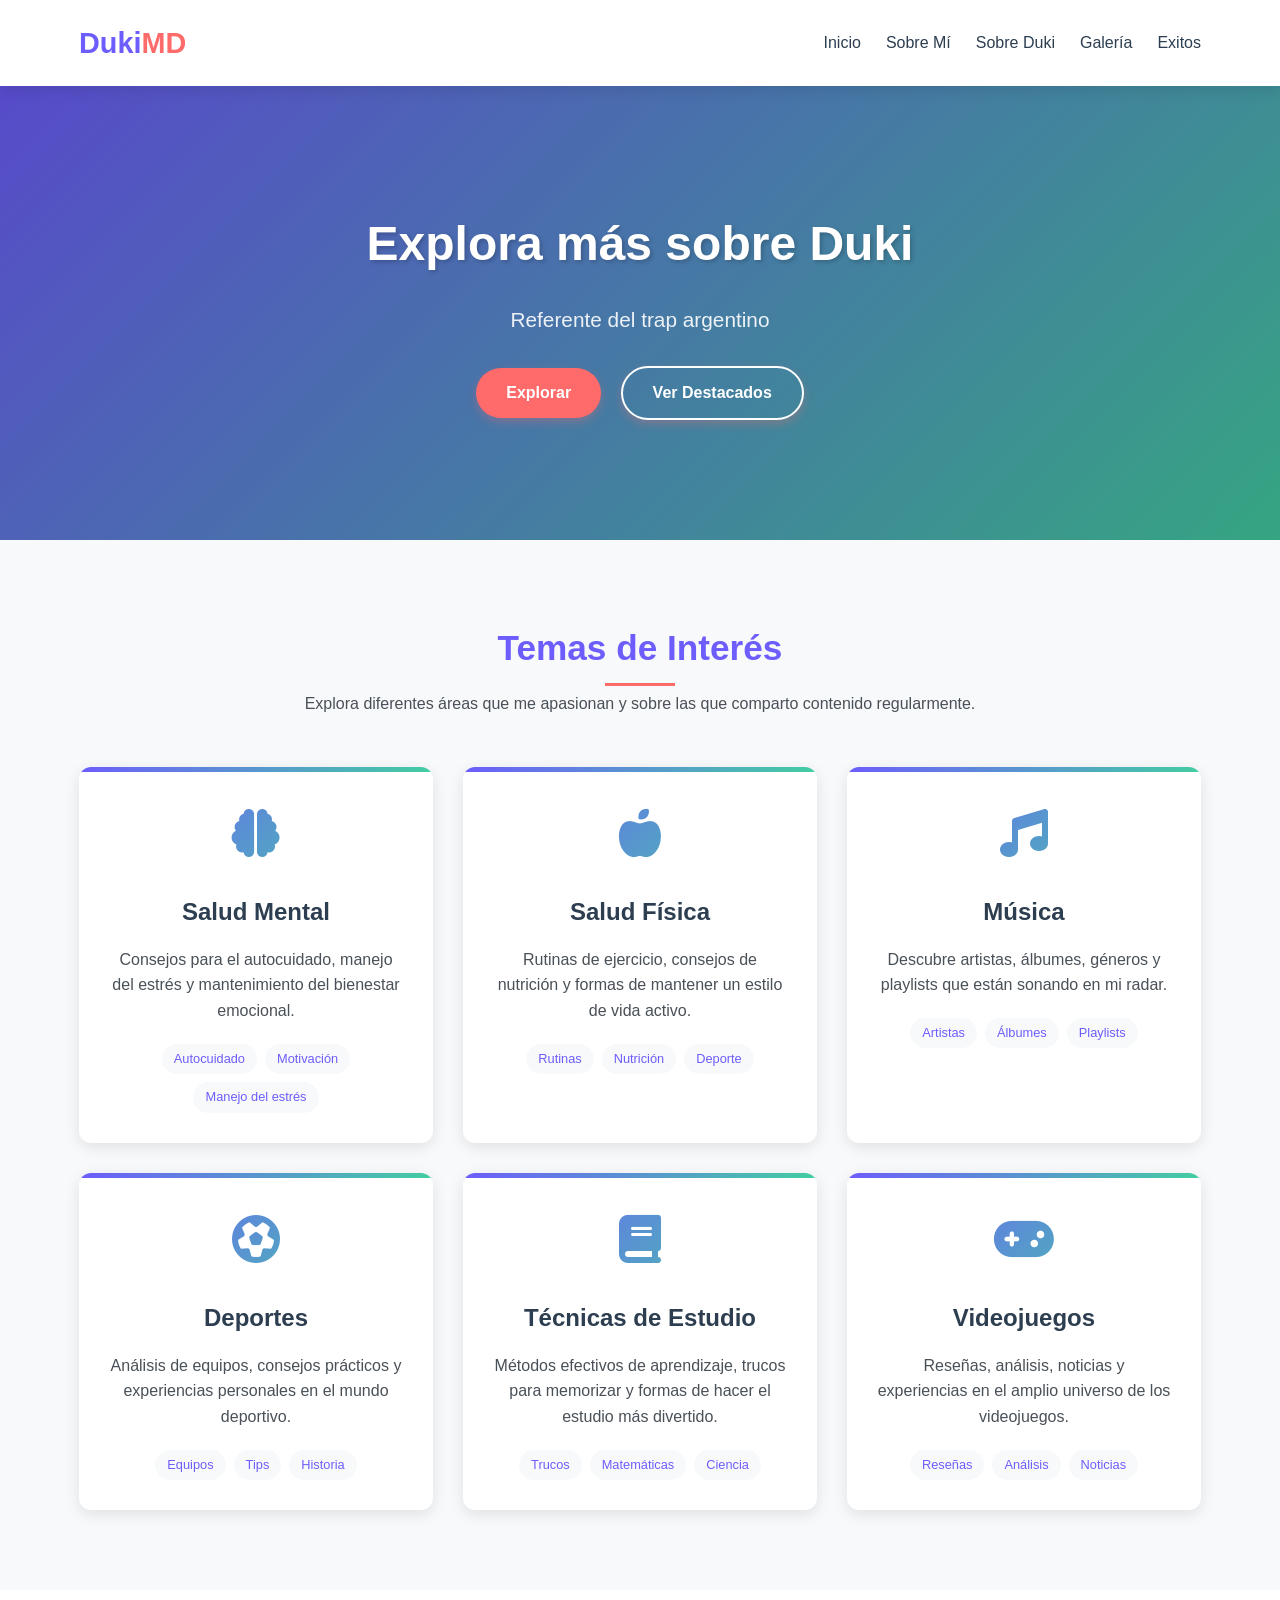
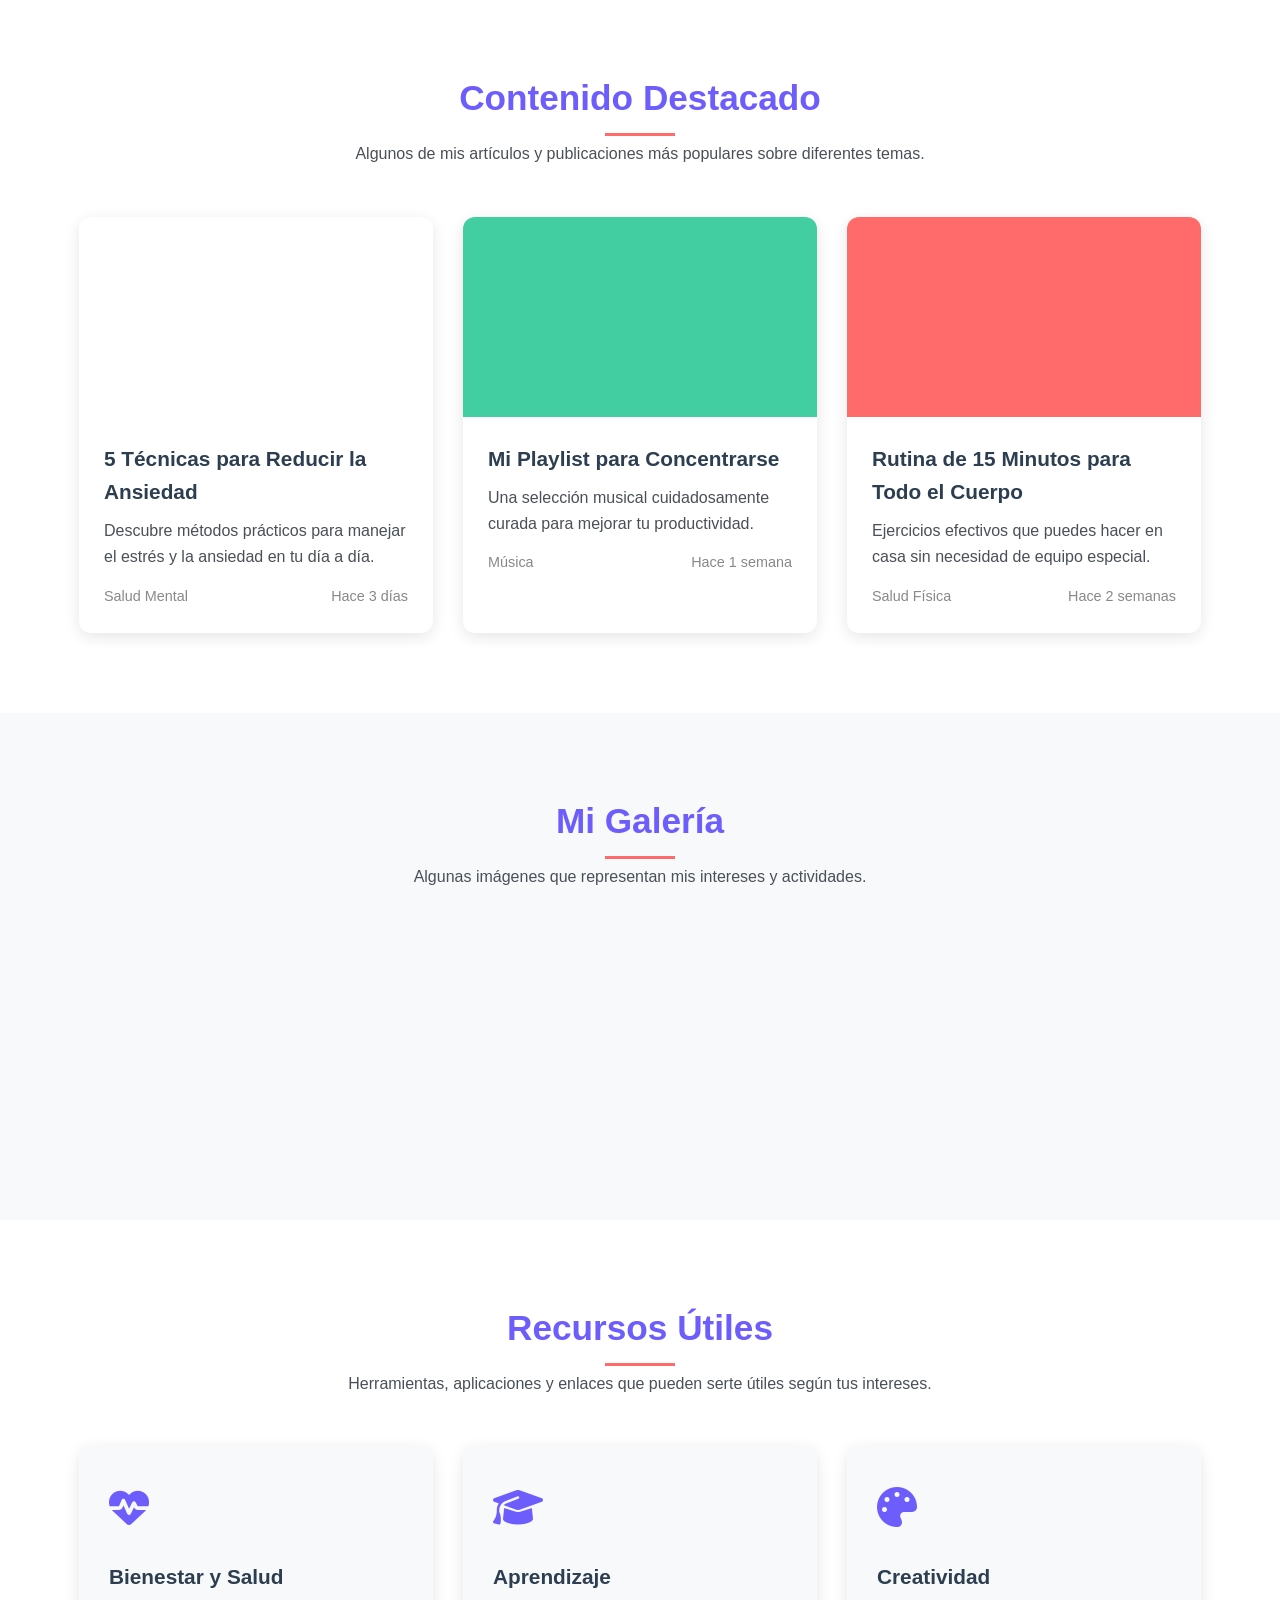
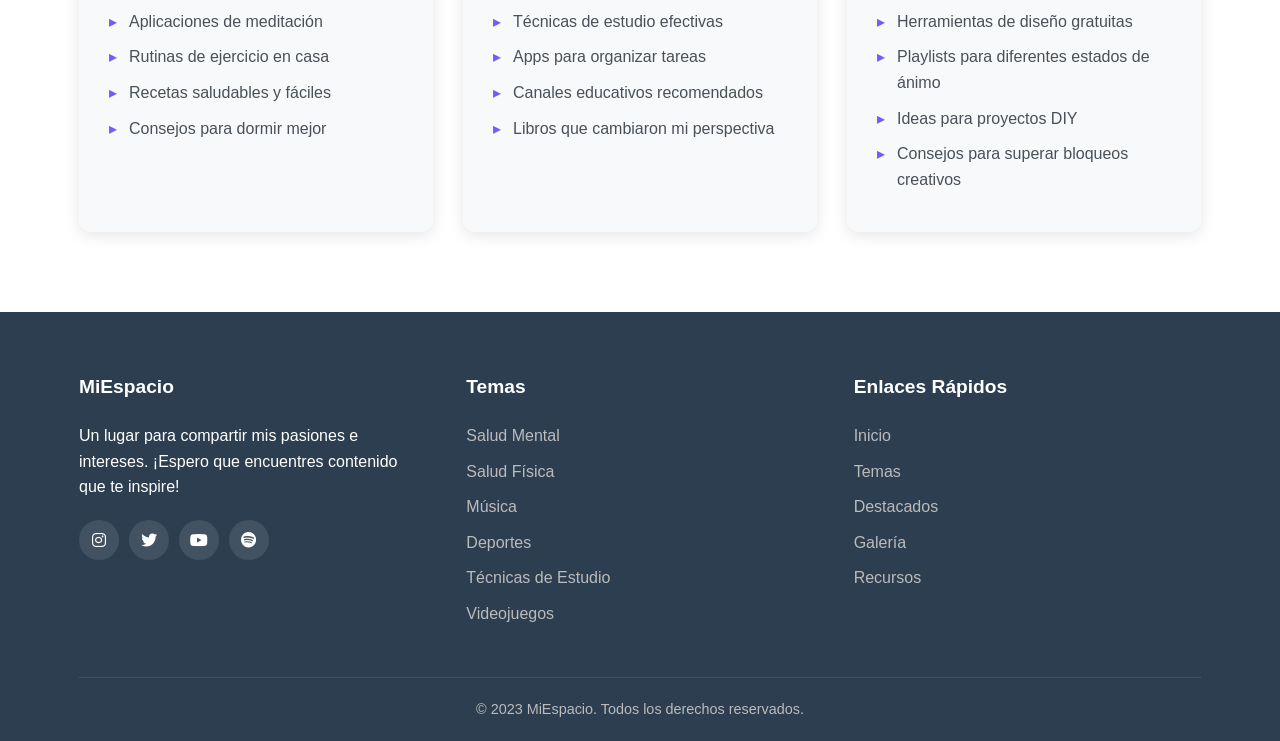
<file: index.html>
<!DOCTYPE html>
<html lang="es">
<head>
    <meta charset="UTF-8">
    <meta name="viewport" content="width=device-width, initial-scale=1.0">
    <title>D'Moda</title>
    <link rel="stylesheet" href="https://cdnjs.cloudflare.com/ajax/libs/font-awesome/6.4.0/css/all.min.css">
    <link rel="stylesheet" href="style.css">

</head>
<body>
    <!-- Encabezado -->
    <header>
        <div class="container">
            <div class="header-container">
                <a href="#" class="logo">Duki<span>MD</span></a>
                <ul class="nav-menu">
                <li class="nav-item"><a href="index.html" class="nav-link">Inicio</a></li>
                <li class="nav-item"><a href="aboutme.html" class="nav-link">Sobre Mí</a></li>
                    <li class="nav-item"><a href="#" class="nav-link">Sobre Duki</a></li>
                    <li class="nav-item"><a href="#" class="nav-link">Galería</a></li>
                    <li class="nav-item"><a href="#" class="nav-link">Exitos</a></li>
                </ul>
            </div>
        </div>
    </header>

    <!-- Hero Section -->
    <div class="hero">
        <div class="container">
            <div class="hero-content">
                <h1 class="hero-title">Explora más sobre Duki</h1>
                <p class="hero-text">Referente del trap argentino</p>
                <a href="#" class="btn">Explorar </a>
                <a href="#" class="btn btn-outline">Ver Destacados</a>
            </div>
        </div>
    </div>

    <!-- Temas/Categorías -->
    <div class="section">
        <div class="container">
            <div class="section-title">
                <h2>Temas de Interés</h2>
                <p>Explora diferentes áreas que me apasionan y sobre las que comparto contenido regularmente.</p>
            </div>
            <div class="categories-grid">
                <div class="category-card">
                    <div class="category-icon">
                        <i class="fas fa-brain"></i>
                    </div>
                    <h3>Salud Mental</h3>
                    <p>Consejos para el autocuidado, manejo del estrés y mantenimiento del bienestar emocional.</p>
                    <div class="category-tags">
                        <span class="tag">Autocuidado</span>
                        <span class="tag">Motivación</span>
                        <span class="tag">Manejo del estrés</span>
                    </div>
                </div>
                <div class="category-card">
                    <div class="category-icon">
                        <i class="fas fa-apple-alt"></i>
                    </div>
                    <h3>Salud Física</h3>
                    <p>Rutinas de ejercicio, consejos de nutrición y formas de mantener un estilo de vida activo.</p>
                    <div class="category-tags">
                        <span class="tag">Rutinas</span>
                        <span class="tag">Nutrición</span>
                        <span class="tag">Deporte</span>
                    </div>
                </div>
                <div class="category-card">
                    <div class="category-icon">
                        <i class="fas fa-music"></i>
                    </div>
                    <h3>Música</h3>
                    <p>Descubre artistas, álbumes, géneros y playlists que están sonando en mi radar.</p>
                    <div class="category-tags">
                        <span class="tag">Artistas</span>
                        <span class="tag">Álbumes</span>
                        <span class="tag">Playlists</span>
                    </div>
                </div>
                <div class="category-card">
                    <div class="category-icon">
                        <i class="fas fa-futbol"></i>
                    </div>
                    <h3>Deportes</h3>
                    <p>Análisis de equipos, consejos prácticos y experiencias personales en el mundo deportivo.</p>
                    <div class="category-tags">
                        <span class="tag">Equipos</span>
                        <span class="tag">Tips</span>
                        <span class="tag">Historia</span>
                    </div>
                </div>
                <div class="category-card">
                    <div class="category-icon">
                        <i class="fas fa-book"></i>
                    </div>
                    <h3>Técnicas de Estudio</h3>
                    <p>Métodos efectivos de aprendizaje, trucos para memorizar y formas de hacer el estudio más divertido.</p>
                    <div class="category-tags">
                        <span class="tag">Trucos</span>
                        <span class="tag">Matemáticas</span>
                        <span class="tag">Ciencia</span>
                    </div>
                </div>
                <div class="category-card">
                    <div class="category-icon">
                        <i class="fas fa-gamepad"></i>
                    </div>
                    <h3>Videojuegos</h3>
                    <p>Reseñas, análisis, noticias y experiencias en el amplio universo de los videojuegos.</p>
                    <div class="category-tags">
                        <span class="tag">Reseñas</span>
                        <span class="tag">Análisis</span>
                        <span class="tag">Noticias</span>
                    </div>
                </div>
            </div>
        </div>
    </div>

    <!-- Destacados -->
    <div class="section resources">
        <div class="container">
            <div class="section-title">
                <h2>Contenido Destacado</h2>
                <p>Algunos de mis artículos y publicaciones más populares sobre diferentes temas.</p>
            </div>
            <div class="featured-grid">
                <div class="featured-card">
                    <div class="featured-img" style="height: fit-content width: fit-content; ba;"></div>
                    <div class="featured-content">
                        <h3>5 Técnicas para Reducir la Ansiedad</h3>
                        <p>Descubre métodos prácticos para manejar el estrés y la ansiedad en tu día a día.</p>
                        <div class="featured-meta">
                            <span>Salud Mental</span>
                            <span>Hace 3 días</span>
                        </div>
                    </div>
                </div>
                <div class="featured-card">
                    <div class="featured-img" style="background-color: #43cea2;"></div>
                    <div class="featured-content">
                        <h3>Mi Playlist para Concentrarse</h3>
                        <p>Una selección musical cuidadosamente curada para mejorar tu productividad.</p>
                        <div class="featured-meta">
                            <span>Música</span>
                            <span>Hace 1 semana</span>
                        </div>
                    </div>
                </div>
                <div class="featured-card">
                    <div class="featured-img" style="background-color: #ff6b6b;"></div>
                    <div class="featured-content">
                        <h3>Rutina de 15 Minutos para Todo el Cuerpo</h3>
                        <p>Ejercicios efectivos que puedes hacer en casa sin necesidad de equipo especial.</p>
                        <div class="featured-meta">
                            <span>Salud Física</span>
                            <span>Hace 2 semanas</span>
                        </div>
                    </div>
                </div>
            </div>
        </div>
    </div>

    <!-- Galería -->
    <div class="section">
        <div class="container">
            <div class="section-title">
                <h2>Mi Galería</h2>
                <p>Algunas imágenes que representan mis intereses y actividades.</p>
            </div>
            <div class="gallery-grid">
                <div class="gallery-item">
                    <div class="gallery-img" style="background-color: #6d5dfc;"></div>
                    <div class="gallery-overlay">
                        <i class="fas fa-search-plus"></i>
                    </div>
                </div>
                <div class="gallery-item">
                    <div class="gallery-img" style="background-color: #43cea2;"></div>
                    <div class="gallery-overlay">
                        <i class="fas fa-search-plus"></i>
                    </div>
                </div>
                <div class="gallery-item">
                    <div class="gallery-img" style="background-color: #ff6b6b;"></div>
                    <div class="gallery-overlay">
                        <i class="fas fa-search-plus"></i>
                    </div>
                </div>
                <div class="gallery-item">
                    <div class="gallery-img" style="background-color: #f9a826;"></div>
                    <div class="gallery-overlay">
                        <i class="fas fa-search-plus"></i>
                    </div>
                </div>
            </div>
        </div>
    </div>

    <!-- Recursos -->
    <div class="section resources">
        <div class="container">
            <div class="section-title">
                <h2>Recursos Útiles</h2>
                <p>Herramientas, aplicaciones y enlaces que pueden serte útiles según tus intereses.</p>
            </div>
            <div class="resources-grid">
                <div class="resource-card">
                    <div class="resource-icon">
                        <i class="fas fa-heartbeat"></i>
                    </div>
                    <h3>Bienestar y Salud</h3>
                    <ul class="resource-links">
                        <li><a href="#">Aplicaciones de meditación</a></li>
                        <li><a href="#">Rutinas de ejercicio en casa</a></li>
                        <li><a href="#">Recetas saludables y fáciles</a></li>
                        <li><a href="#">Consejos para dormir mejor</a></li>
                    </ul>
                </div>
                <div class="resource-card">
                    <div class="resource-icon">
                        <i class="fas fa-graduation-cap"></i>
                    </div>
                    <h3>Aprendizaje</h3>
                    <ul class="resource-links">
                        <li><a href="#">Técnicas de estudio efectivas</a></li>
                        <li><a href="#">Apps para organizar tareas</a></li>
                        <li><a href="#">Canales educativos recomendados</a></li>
                        <li><a href="#">Libros que cambiaron mi perspectiva</a></li>
                    </ul>
                </div>
                <div class="resource-card">
                    <div class="resource-icon">
                        <i class="fas fa-palette"></i>
                    </div>
                    <h3>Creatividad</h3>
                    <ul class="resource-links">
                        <li><a href="#">Herramientas de diseño gratuitas</a></li>
                        <li><a href="#">Playlists para diferentes estados de ánimo</a></li>
                        <li><a href="#">Ideas para proyectos DIY</a></li>
                        <li><a href="#">Consejos para superar bloqueos creativos</a></li>
                    </ul>
                </div>
            </div>
        </div>
    </div>

    <!-- Pie de página -->
    <footer>
        <div class="container">
            <div class="footer-container">
                <div class="footer-col">
                    <h3>MiEspacio</h3>
                    <p>Un lugar para compartir mis pasiones e intereses. ¡Espero que encuentres contenido que te inspire!</p>
                    <div class="social-links">
                        <a href="#" class="social-link"><i class="fab fa-instagram"></i></a>
                        <a href="#" class="social-link"><i class="fab fa-twitter"></i></a>
                        <a href="#" class="social-link"><i class="fab fa-youtube"></i></a>
                        <a href="#" class="social-link"><i class="fab fa-spotify"></i></a>
                    </div>
                </div>
                <div class="footer-col">
                    <h3>Temas</h3>
                    <ul class="footer-links">
                        <li><a href="#">Salud Mental</a></li>
                        <li><a href="#">Salud Física</a></li>
                        <li><a href="#">Música</a></li>
                        <li><a href="#">Deportes</a></li>
                        <li><a href="#">Técnicas de Estudio</a></li>
                        <li><a href="#">Videojuegos</a></li>
                    </ul>
                </div>
                <div class="footer-col">
                    <h3>Enlaces Rápidos</h3>
                    <ul class="footer-links">
                        <li><a href="#">Inicio</a></li>
                        <li><a href="#">Temas</a></li>
                        <li><a href="#">Destacados</a></li>
                        <li><a href="#">Galería</a></li>
                        <li><a href="#">Recursos</a></li>
                    </ul>
                </div>

            </div>
            <div class="copyright">
                <p>&copy; 2023 MiEspacio. Todos los derechos reservados.</p>
            </div>
        </div>
    </footer>
</body>
</html>
</file>
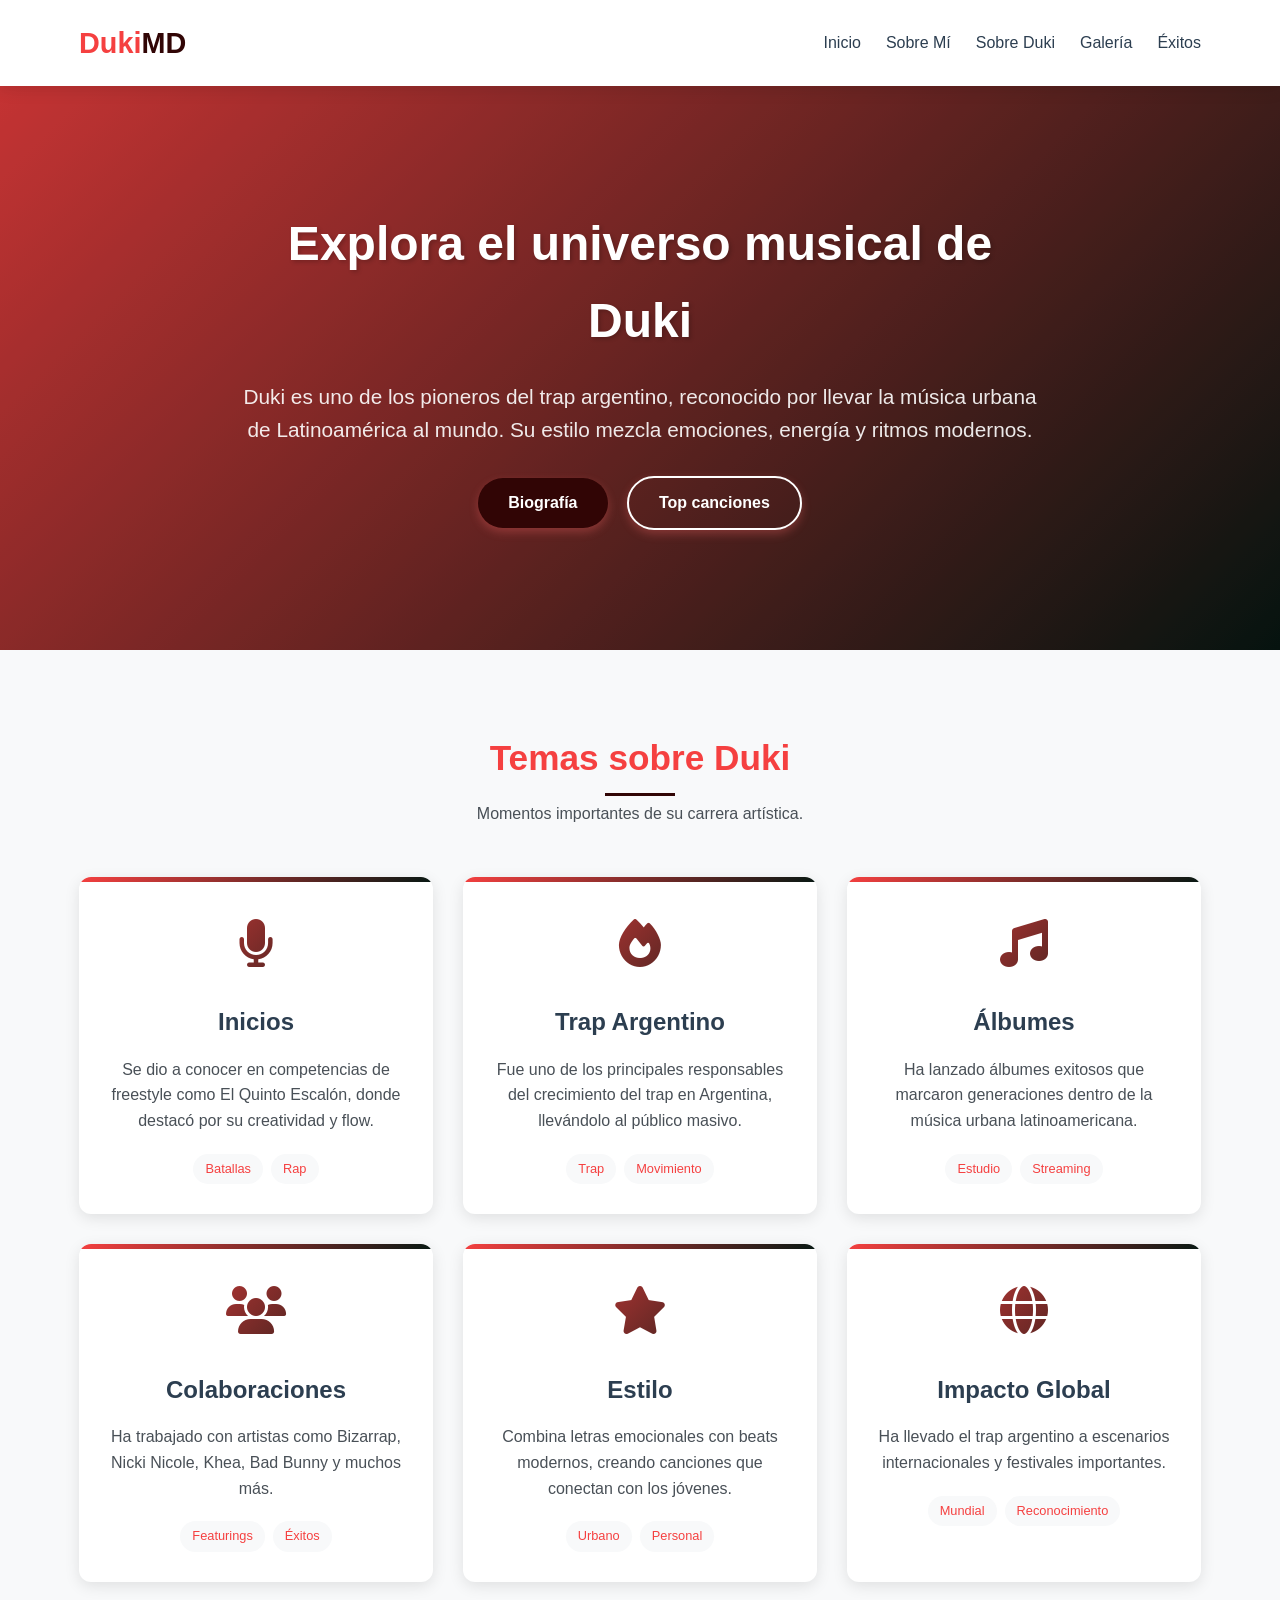
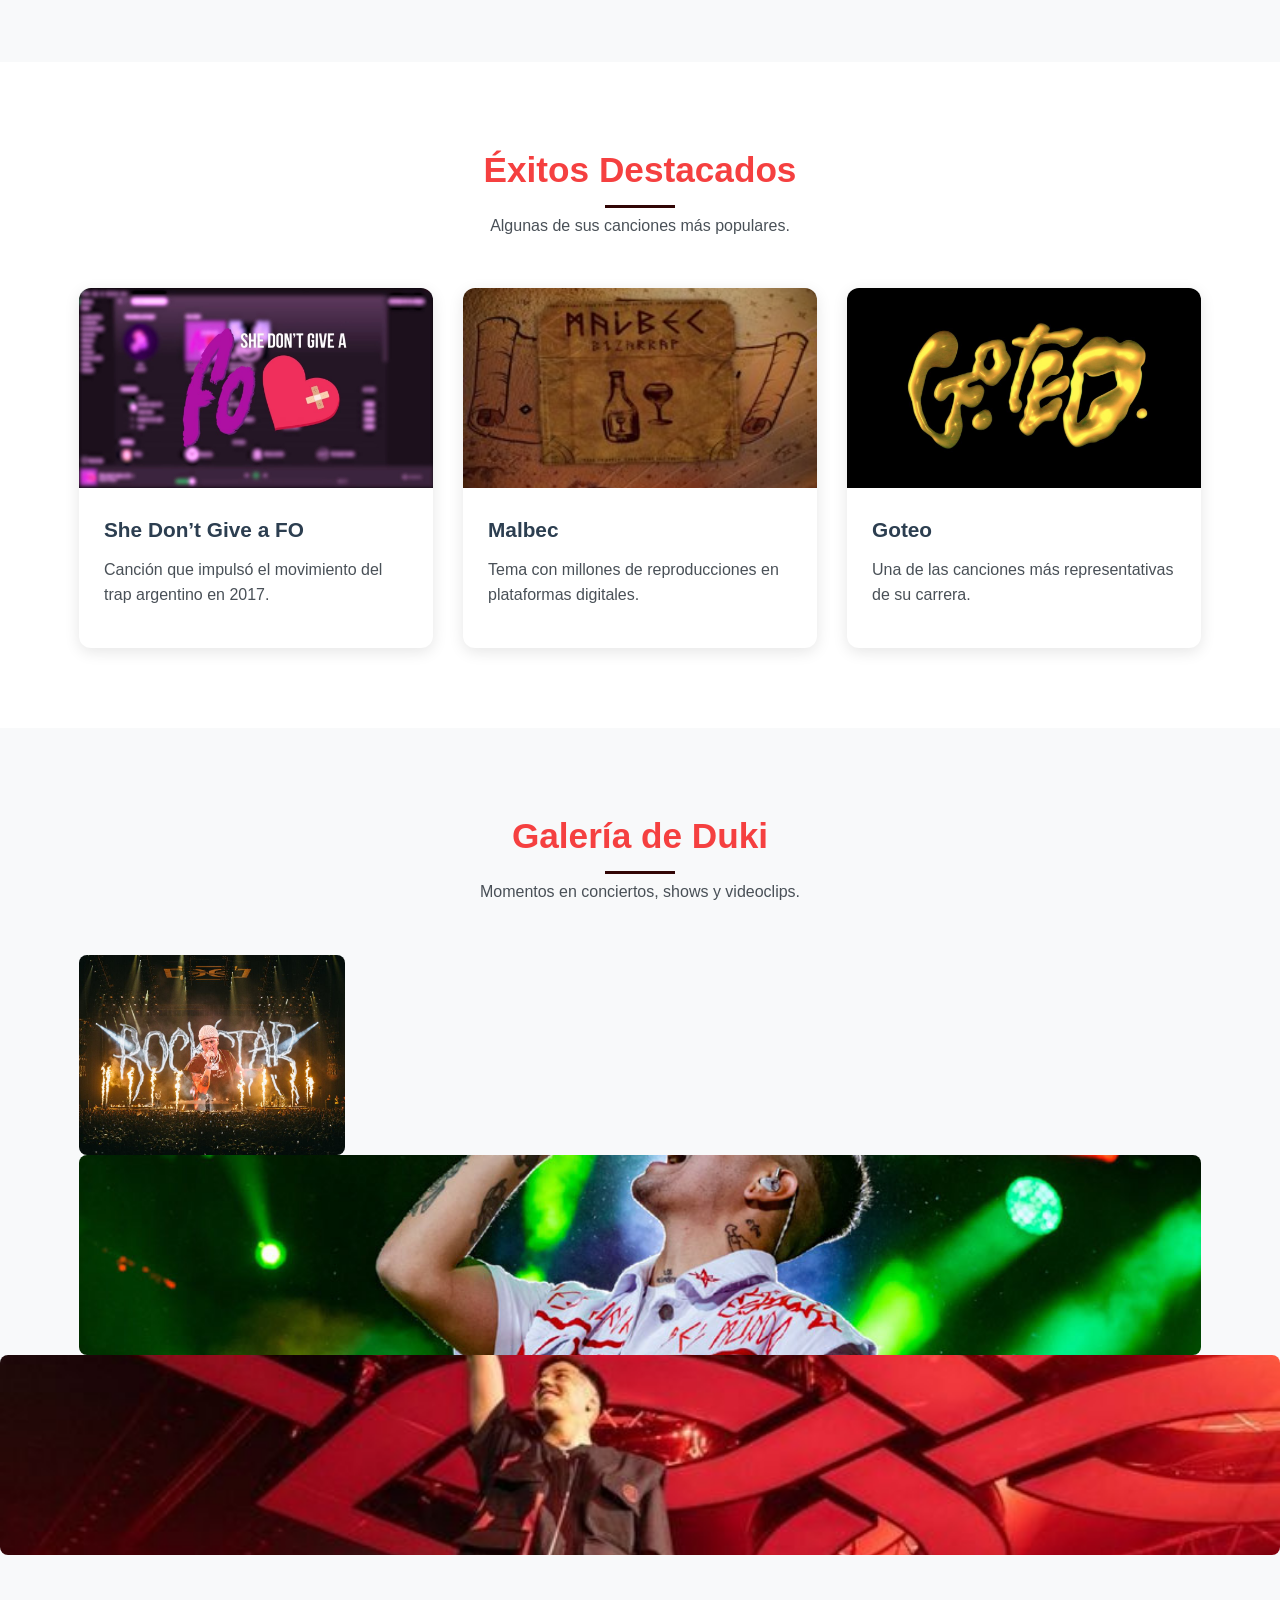
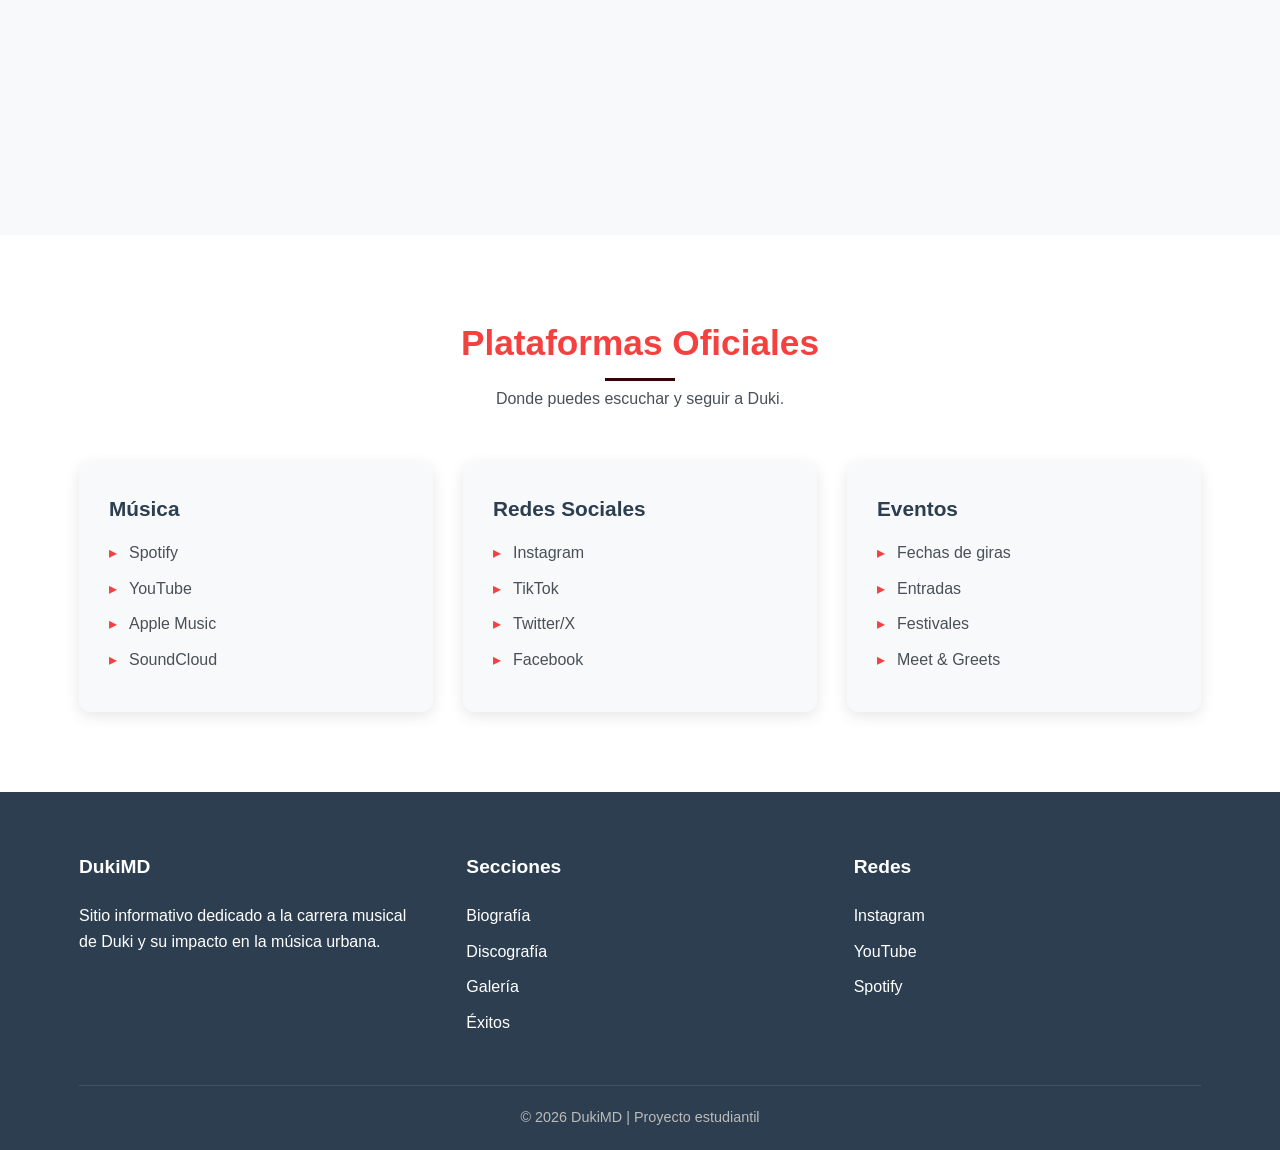
<file: Dcastillo3roA.github.io-main/index.html>
<!DOCTYPE html>
<html lang="es">
<head>
<meta charset="UTF-8">
<meta name="viewport" content="width=device-width, initial-scale=1.0">
<title>D'Moda</title>
<link rel="stylesheet" href="https://cdnjs.cloudflare.com/ajax/libs/font-awesome/6.4.0/css/all.min.css">
<link rel="stylesheet" href="style.css">
</head>
<body>

<header>
<div class="container">
<div class="header-container">
<a href="#" class="logo">Duki<span>MD</span></a>
<ul class="nav-menu">
<li class="nav-item"><a class="nav-link" href="index.html">Inicio</a></li>
<li class="nav-item"><a class="nav-link" href="aboutme.html">Sobre Mí</a></li>
<li class="nav-item"><a class="nav-link" href="#">Sobre Duki</a></li>
<li class="nav-item"><a class="nav-link" href="#">Galería</a></li>
<li class="nav-item"><a class="nav-link" href="#">Éxitos</a></li>
</ul>
</div>
</div>
</header>

<div class="hero">
<div class="container">
<div class="hero-content">
<h1 class="hero-title">Explora el universo musical de Duki</h1>
<p class="hero-text">
Duki es uno de los pioneros del trap argentino, reconocido por llevar la música urbana de Latinoamérica al mundo.
Su estilo mezcla emociones, energía y ritmos modernos.
</p>
<a href="#" class="btn">Biografía</a>
<a href="#" class="btn btn-outline">Top canciones</a>
</div>
</div>
</div>

<div class="section">
<div class="container">
<div class="section-title">
<h2>Temas sobre Duki</h2>
<p>Momentos importantes de su carrera artística.</p>
</div>

<div class="categories-grid">

<div class="category-card">
<div class="category-icon"><i class="fas fa-microphone"></i></div>
<h3>Inicios</h3>
<p>
Se dio a conocer en competencias de freestyle como El Quinto Escalón, donde destacó por su creatividad y flow.
</p>
<div class="category-tags">
<span class="tag">Batallas</span>
<span class="tag">Rap</span>
</div>
</div>

<div class="category-card">
<div class="category-icon"><i class="fas fa-fire"></i></div>
<h3>Trap Argentino</h3>
<p>
Fue uno de los principales responsables del crecimiento del trap en Argentina, llevándolo al público masivo.
</p>
<div class="category-tags">
<span class="tag">Trap</span>
<span class="tag">Movimiento</span>
</div>
</div>

<div class="category-card">
<div class="category-icon"><i class="fas fa-music"></i></div>
<h3>Álbumes</h3>
<p>
Ha lanzado álbumes exitosos que marcaron generaciones dentro de la música urbana latinoamericana.
</p>
<div class="category-tags">
<span class="tag">Estudio</span>
<span class="tag">Streaming</span>
</div>
</div>

<div class="category-card">
<div class="category-icon"><i class="fas fa-users"></i></div>
<h3>Colaboraciones</h3>
<p>
Ha trabajado con artistas como Bizarrap, Nicki Nicole, Khea, Bad Bunny y muchos más.
</p>
<div class="category-tags">
<span class="tag">Featurings</span>
<span class="tag">Éxitos</span>
</div>
</div>

<div class="category-card">
<div class="category-icon"><i class="fas fa-star"></i></div>
<h3>Estilo</h3>
<p>
Combina letras emocionales con beats modernos, creando canciones que conectan con los jóvenes.
</p>
<div class="category-tags">
<span class="tag">Urbano</span>
<span class="tag">Personal</span>
</div>
</div>

<div class="category-card">
<div class="category-icon"><i class="fas fa-globe"></i></div>
<h3>Impacto Global</h3>
<p>
Ha llevado el trap argentino a escenarios internacionales y festivales importantes.
</p>
<div class="category-tags">
<span class="tag">Mundial</span>
<span class="tag">Reconocimiento</span>
</div>
</div>

</div>
</div>
</div>

<div class="section resources">
<div class="container">
<div class="section-title">
<h2>Éxitos Destacados</h2>
<p>Algunas de sus canciones más populares.</p>
</div>

<div class="featured-grid">

<div class="featured-card">
<div class="featured-img" style="background-image: url('./imagenes/foto\ 2.jpg');"></div>
<div class="featured-content">
<h3>She Don’t Give a FO</h3>
<p>Canción que impulsó el movimiento del trap argentino en 2017.</p>
</div>
</div>

<div class="featured-card">
<div class="featured-img" style="background-image: url('./imagenes/foto\ 1.jpg');"></div>
<div class="featured-content">
<h3>Malbec</h3>
<p>Tema con millones de reproducciones en plataformas digitales.</p>
</div>
</div>

<div class="featured-card">
<div class="featured-img" style="background-image: url('./imagenes/foto\ 3.jpg"></div>
<div class="featured-content">
<h3>Goteo</h3>
<p>Una de las canciones más representativas de su carrera.</p>
</div>
</div>

</div>
</div>
</div>

<div class="section">
<div class="container">
<div class="section-title">
<h2>Galería de Duki</h2>
<p>Momentos en conciertos, shows y videoclips.</p>
</div>

<div class="gallery-grid">
<div class="gallery-item"><div class="featured-img" style="background-image: url('./imagenes/foto\ 4.jpg');"></div></div><div class="gallery-overlay"><i class="fas fa-search-plus"></i></div></div>
<div class="gallery-item"><div class="featured-img" style="background-image: url('./imagenes/foto\ 5.jpg');"></div></div><div class="gallery-overlay"><i class="fas fa-search-plus"></i></div></div>
<div class="gallery-item"><div class="featured-img" style="background-image: url('./imagenes/foto\ 8.jpg');"></div></div><div class="gallery-overlay"><i class="fas fa-search-plus"></i></div></div>
<div class="gallery-item"><div class="gallery-img"></div><div class="gallery-overlay"><i class="fas fa-search-plus"></i></div></div>
</div>
</div>
</div>

<div class="section resources">
<div class="container">
<div class="section-title">
<h2>Plataformas Oficiales</h2>
<p>Donde puedes escuchar y seguir a Duki.</p>
</div>

<div class="resources-grid">

<div class="resource-card">
<h3>Música</h3>
<ul class="resource-links">
<li>Spotify</li>
<li>YouTube</li>
<li>Apple Music</li>
<li>SoundCloud</li>
</ul>
</div>

<div class="resource-card">
<h3>Redes Sociales</h3>
<ul class="resource-links">
<li>Instagram</li>
<li>TikTok</li>
<li>Twitter/X</li>
<li>Facebook</li>
</ul>
</div>

<div class="resource-card">
<h3>Eventos</h3>
<ul class="resource-links">
<li>Fechas de giras</li>
<li>Entradas</li>
<li>Festivales</li>
<li>Meet & Greets</li>
</ul>
</div>

</div>
</div>
</div>

<footer>
<div class="container">
<div class="footer-container">

<div class="footer-col">
<h3>DukiMD</h3>
<p>
Sitio informativo dedicado a la carrera musical de Duki y su impacto en la música urbana.
</p>
</div>

<div class="footer-col">
<h3>Secciones</h3>
<ul class="footer-links">
<li>Biografía</li>
<li>Discografía</li>
<li>Galería</li>
<li>Éxitos</li>
</ul>
</div>

<div class="footer-col">
<h3>Redes</h3>
<ul class="footer-links">
<li>Instagram</li>
<li>YouTube</li>
<li>Spotify</li>
</ul>
</div>

</div>

<div class="copyright">
<p>&copy; 2026 DukiMD | Proyecto estudiantil</p>
</div>
</div>
</footer>

</body>
</html>
</file>
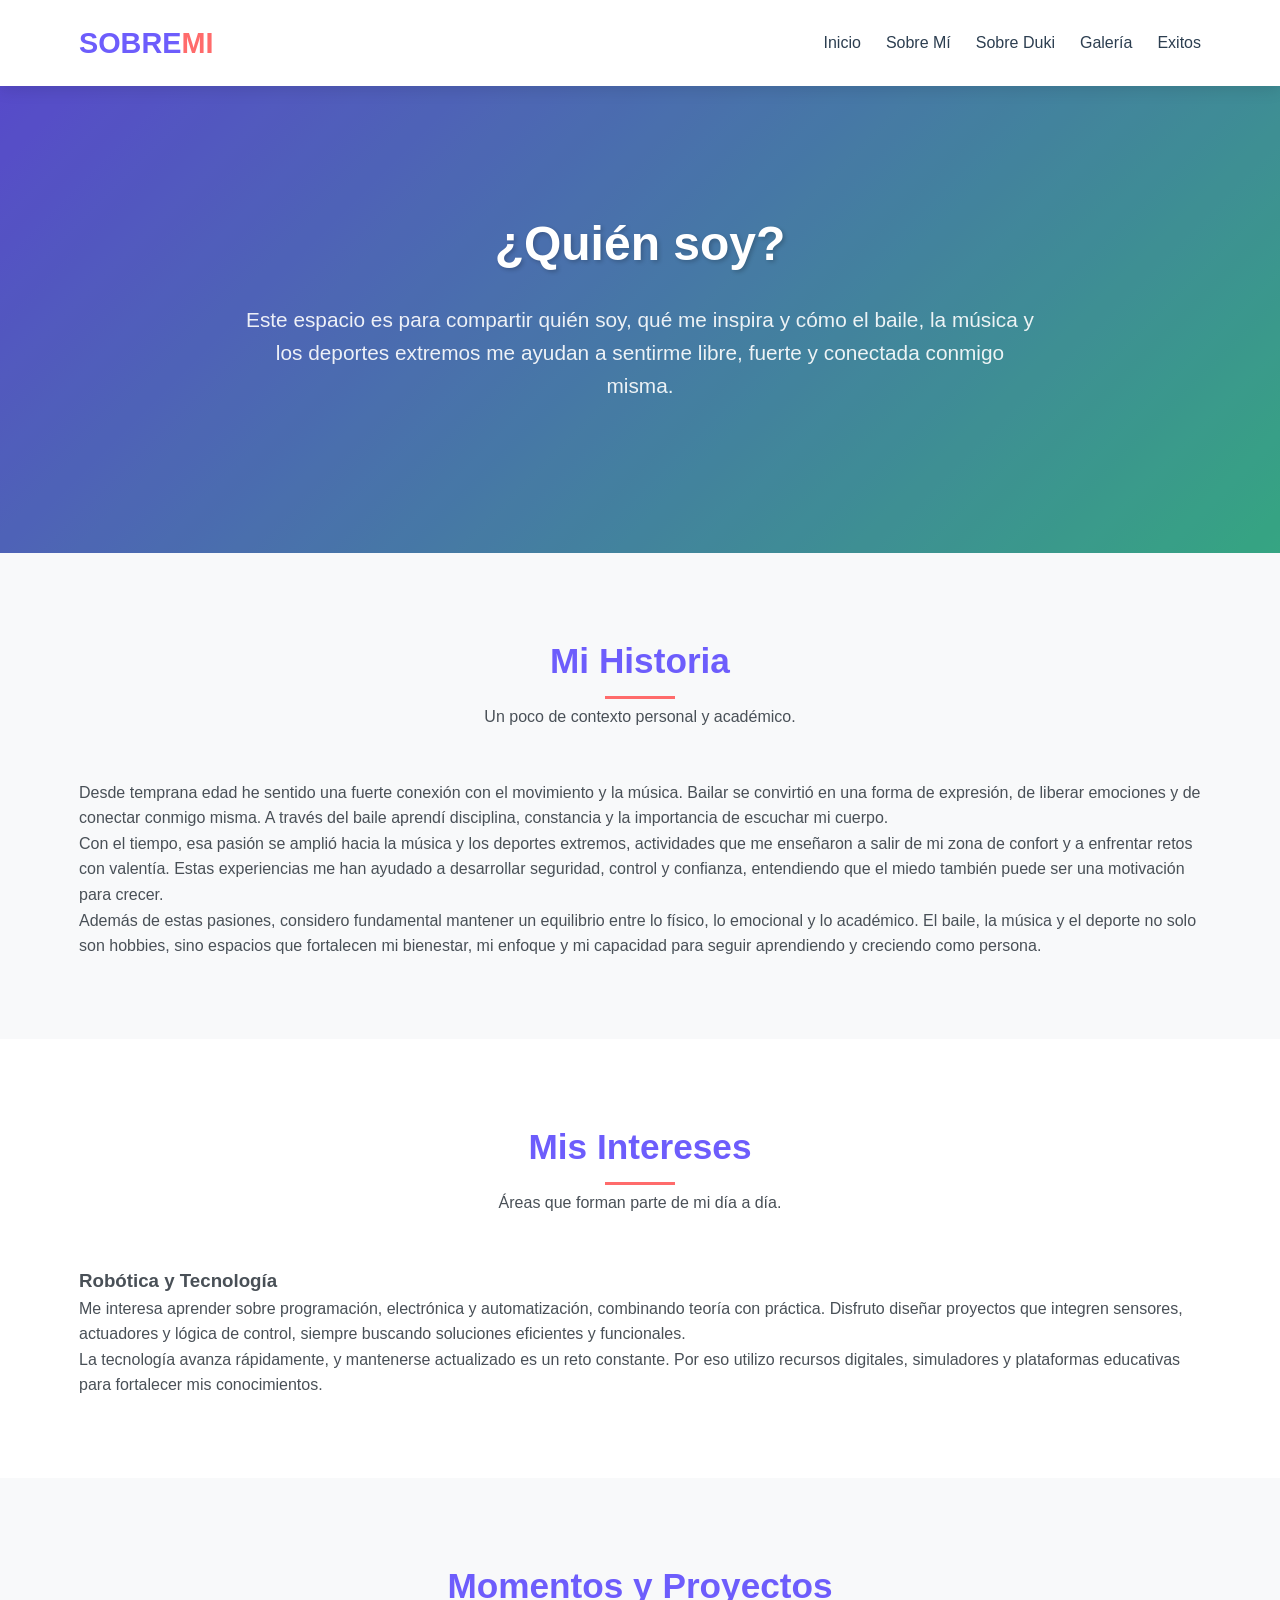
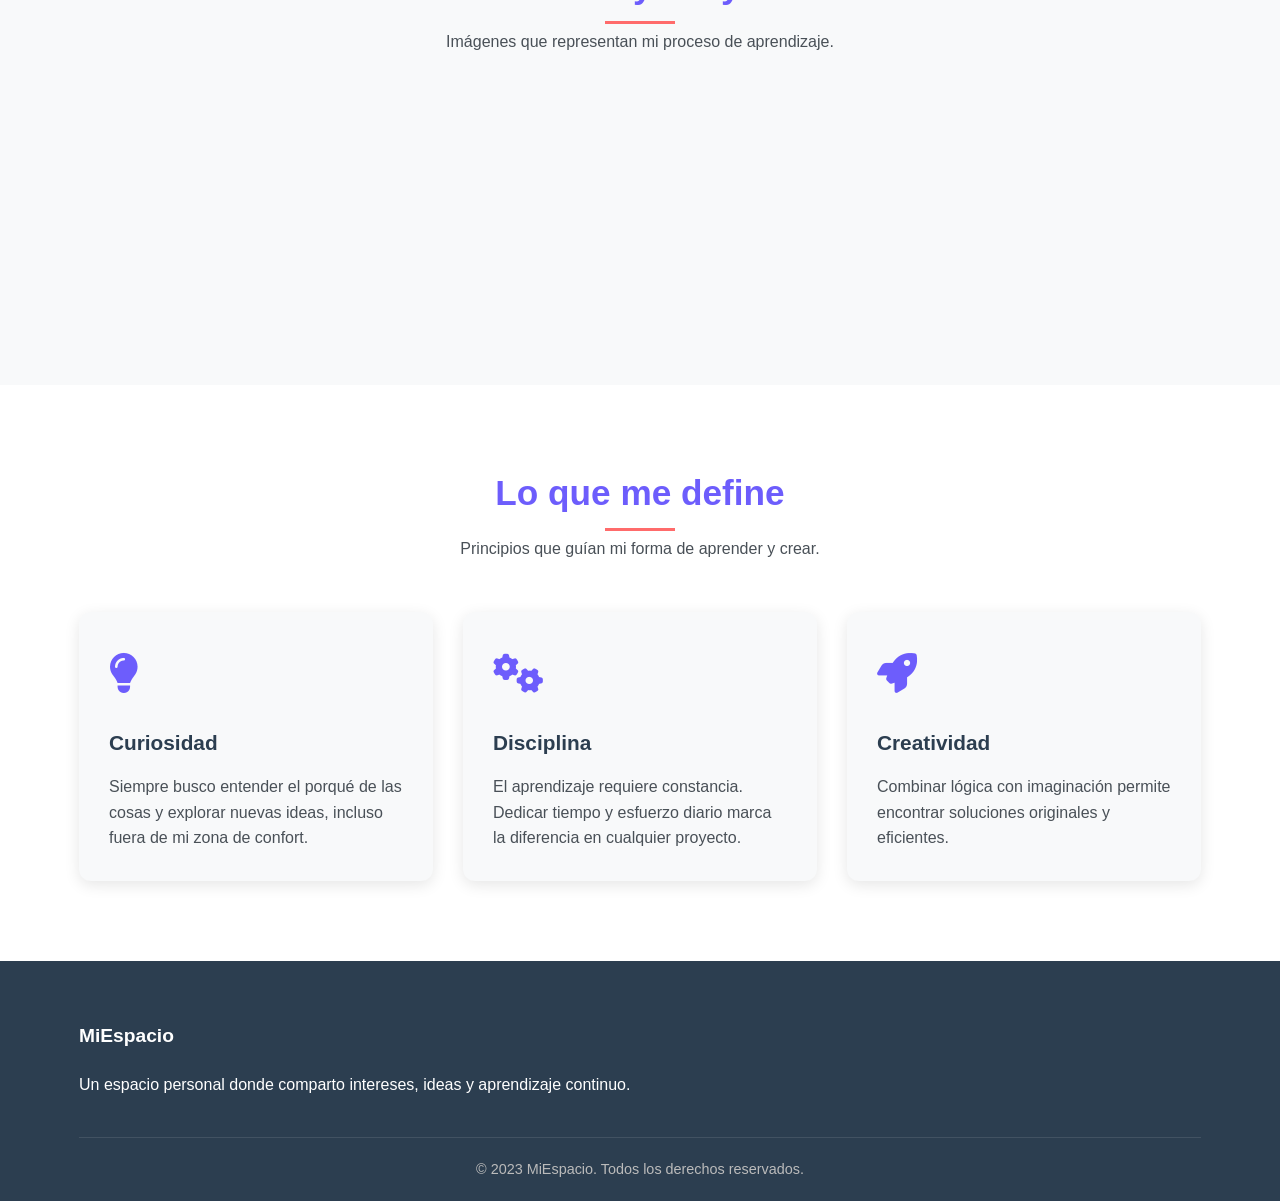
<file: aboutme.html>
<!DOCTYPE html>
<html lang="es">
<head>
    <meta charset="UTF-8">
    <meta name="viewport" content="width=device-width, initial-scale=1.0">
    <title>Sobre Mí | ROBÓTICA</title>
    <link rel="stylesheet" href="https://cdnjs.cloudflare.com/ajax/libs/font-awesome/6.4.0/css/all.min.css">
    <link rel="stylesheet" href="style.css">
</head>
<body>

<!-- Encabezado -->
<header>
    <div class="container">
        <div class="header-container">
            <a href="index.html" class="logo">SOBRE<span>MI</span></a>
            <ul class="nav-menu">
                <li class="nav-item"><a href="index.html" class="nav-link">Inicio</a></li>
                <li class="nav-item"><a href="aboutme.html" class="nav-link">Sobre Mí</a></li>
                <li class="nav-item"><a href="#" class="nav-link">Sobre Duki</a></li>
                <li class="nav-item"><a href="#" class="nav-link">Galería</a></li>
                <li class="nav-item"><a href="#" class="nav-link">Exitos</a></li>
        </div>
    </div>
</header>

<!-- Hero -->
<div class="hero">
    <div class="container">
        <div class="hero-content">
            <h1 class="hero-title">¿Quién soy?</h1>
            <p class="hero-text">
                Este espacio es para compartir quién soy, qué me inspira y cómo el baile, la música y los deportes extremos 
                me ayudan a sentirme libre, fuerte y conectada conmigo misma.
                 
            </p>
        </div>
    </div>
</div>

<!-- Sección presentación -->
<div class="section">
    <div class="container">
        <div class="section-title">
            <h2>Mi Historia</h2>
            <p>Un poco de contexto personal y académico.</p>
        </div>

        <div class="about-content">
            <p>
                Desde temprana edad he sentido una fuerte conexión con el movimiento y la música. Bailar se convirtió en una forma de expresión, de liberar emociones y de conectar conmigo misma. 
                A través del baile aprendí disciplina, constancia y la importancia de escuchar mi cuerpo.
            </p>

            <p>
                Con el tiempo, esa pasión se amplió hacia la música y los deportes extremos, actividades que me enseñaron a salir de mi zona de confort y a enfrentar retos con valentía.
                Estas experiencias me han ayudado a desarrollar seguridad, control y confianza, entendiendo que el miedo también puede ser una motivación para crecer.
            </p>

            <p>
                Además de estas pasiones, considero fundamental mantener un equilibrio entre lo físico, lo emocional y lo académico. 
                El baile, la música y el deporte no solo son hobbies, sino espacios que fortalecen mi bienestar, mi enfoque y mi capacidad para seguir aprendiendo y creciendo como persona.
            </p>
        </div>
    </div>
</div>

<!-- Sección con imagen + texto -->
<div class="section resources">
    <div class="container">
        <div class="section-title">
            <h2>Mis Intereses</h2>
            <p>Áreas que forman parte de mi día a día.</p>
        </div>

        <div class="about-grid">
            <div class="about-img" style="background-color:#6d5dfc;"></div>

            <div class="about-text">
                <h3>Robótica y Tecnología</h3>
                <p>
                    Me interesa aprender sobre programación, electrónica y automatización,
                    combinando teoría con práctica. Disfruto diseñar proyectos que integren
                    sensores, actuadores y lógica de control, siempre buscando soluciones
                    eficientes y funcionales.
                </p>

                <p>
                    La tecnología avanza rápidamente, y mantenerse actualizado es un reto
                    constante. Por eso utilizo recursos digitales, simuladores y plataformas
                    educativas para fortalecer mis conocimientos.
                </p>
            </div>
        </div>
    </div>
</div>

<!-- Galería personal -->
<div class="section">
    <div class="container">
        <div class="section-title">
            <h2>Momentos y Proyectos</h2>
            <p>Imágenes que representan mi proceso de aprendizaje.</p>
        </div>

        <div class="gallery-grid">
            <div class="gallery-item">
                <div class="gallery-img" style="background-color:#43cea2;"></div>
            </div>
            <div class="gallery-item">
                <div class="gallery-img" style="background-color:#ff6b6b;"></div>
            </div>
            <div class="gallery-item">
                <div class="gallery-img" style="background-color:#f9a826;"></div>
            </div>
            <div class="gallery-item">
                <div class="gallery-img" style="background-color:#6d5dfc;"></div>
            </div>
        </div>
    </div>
</div>

<!-- Valores personales -->
<div class="section resources">
    <div class="container">
        <div class="section-title">
            <h2>Lo que me define</h2>
            <p>Principios que guían mi forma de aprender y crear.</p>
        </div>

        <div class="resources-grid">
            <div class="resource-card">
                <div class="resource-icon"><i class="fas fa-lightbulb"></i></div>
                <h3>Curiosidad</h3>
                <p>
                    Siempre busco entender el porqué de las cosas y explorar nuevas ideas,
                    incluso fuera de mi zona de confort.
                </p>
            </div>

            <div class="resource-card">
                <div class="resource-icon"><i class="fas fa-cogs"></i></div>
                <h3>Disciplina</h3>
                <p>
                    El aprendizaje requiere constancia. Dedicar tiempo y esfuerzo diario
                    marca la diferencia en cualquier proyecto.
                </p>
            </div>

            <div class="resource-card">
                <div class="resource-icon"><i class="fas fa-rocket"></i></div>
                <h3>Creatividad</h3>
                <p>
                    Combinar lógica con imaginación permite encontrar soluciones originales
                    y eficientes.
                </p>
            </div>
        </div>
    </div>
</div>

<!-- Footer -->
<footer>
    <div class="container">
        <div class="footer-container">
            <div class="footer-col">
                <h3>MiEspacio</h3>
                <p>Un espacio personal donde comparto intereses, ideas y aprendizaje continuo.</p>
            </div>
        </div>
        <div class="copyright">
            <p>&copy; 2023 MiEspacio. Todos los derechos reservados.</p>
        </div>
    </div>
</footer>

</body>
</html>
</file>
<file: style.css>
:root {
            --primary: #6d5dfc;
            --secondary: #43cea2;
            --accent: #ff6b6b;
            --light: #f8f9fa;
            --dark: #2c3e50;
            --text: #495057;
            --white: #ffffff;
            --shadow: 0 4px 15px rgba(0, 0, 0, 0.1);
            --transition: all 0.3s ease;
            --gradient: linear-gradient(135deg, var(--primary), var(--secondary));
        }
        
        * {
            margin: 0;
            padding: 0;
            box-sizing: border-box;
        }
        
        body {
            font-family: 'Segoe UI', Tahoma, Geneva, Verdana, sans-serif;
            line-height: 1.6;
            color: var(--text);
            background-color: var(--light);
        }
        
        .container {
            width: 90%;
            max-width: 1200px;
            margin: 0 auto;
            padding: 0 15px;
        }
        
        /* Encabezado */
        header {
            background-color: var(--white);
            box-shadow: var(--shadow);
            position: sticky;
            top: 0;
            z-index: 100;
        }
        
        .header-container {
            display: flex;
            justify-content: space-between;
            align-items: center;
            padding: 20px 0;
        }
        
        .logo {
            font-size: 1.8rem;
            font-weight: 700;
            color: var(--primary);
            text-decoration: none;
        }
        
        .logo span {
            color: var(--accent);
        }
        
        .nav-menu {
            display: flex;
            list-style: none;
        }
        
        .nav-item {
            margin-left: 25px;
        }
        
        .nav-link {
            text-decoration: none;
            color: var(--dark);
            font-weight: 500;
            transition: var(--transition);
            position: relative;
        }
        
        .nav-link:hover {
            color: var(--primary);
        }
        
        .nav-link::after {
            content: '';
            position: absolute;
            width: 0;
            height: 2px;
            bottom: -5px;
            left: 0;
            background-color: var(--primary);
            transition: var(--transition);
        }
        
        .nav-link:hover::after {
            width: 100%;
        }
        
        /* Hero Section */
        .hero {
            background: var(--gradient), url('https://source.unsplash.com/random/1600x900') no-repeat center center/cover;
            color: var(--white);
            padding: 120px 0;
            text-align: center;
            position: relative;
            overflow: hidden;
        }
        
        .hero::before {
            content: '';
            position: absolute;
            top: 0;
            left: 0;
            width: 100%;
            height: 100%;
            background: rgba(0, 0, 0, 0.2);
        }
        
        .hero-content {
            max-width: 800px;
            margin: 0 auto;
            position: relative;
            z-index: 1;
        }
        
        .hero-title {
            font-size: 3rem;
            margin-bottom: 20px;
            text-shadow: 2px 2px 4px rgba(0, 0, 0, 0.2);
        }
        
        .hero-text {
            font-size: 1.3rem;
            margin-bottom: 30px;
            opacity: 0.9;
        }
        
        .btn {
            display: inline-block;
            background-color: var(--accent);
            color: var(--white);
            padding: 12px 30px;
            border-radius: 50px;
            text-decoration: none;
            font-weight: 600;
            transition: var(--transition);
            border: none;
            cursor: pointer;
            box-shadow: 0 4px 10px rgba(255, 107, 107, 0.3);
        }
        
        .btn:hover {
            background-color: #ff5252;
            transform: translateY(-3px);
            box-shadow: 0 6px 15px rgba(255, 107, 107, 0.4);
        }
        
        .btn-outline {
            background-color: transparent;
            border: 2px solid var(--white);
            margin-left: 15px;
        }
        
        .btn-outline:hover {
            background-color: var(--white);
            color: var(--primary);
        }
        
        /* Secciones generales */
        .section {
            padding: 80px 0;
        }
        
        .section-title {
            text-align: center;
            margin-bottom: 50px;
        }
        
        .section-title h2 {
            font-size: 2.2rem;
            color: var(--primary);
            margin-bottom: 15px;
            position: relative;
            display: inline-block;
        }
        
        .section-title h2::after {
            content: '';
            position: absolute;
            width: 70px;
            height: 3px;
            background-color: var(--accent);
            bottom: -10px;
            left: 50%;
            transform: translateX(-50%);
        }
        
        .section-title p {
            color: var(--text);
            max-width: 700px;
            margin: 0 auto;
        }
        
        /* Temas/Categorías */
        .categories-grid {
            display: grid;
            grid-template-columns: repeat(auto-fit, minmax(280px, 1fr));
            gap: 30px;
        }
        
        .category-card {
            background-color: var(--white);
            border-radius: 12px;
            padding: 30px;
            box-shadow: var(--shadow);
            transition: var(--transition);
            text-align: center;
            position: relative;
            overflow: hidden;
        }
        
        .category-card::before {
            content: '';
            position: absolute;
            top: 0;
            left: 0;
            width: 100%;
            height: 5px;
            background: var(--gradient);
        }
        
        .category-card:hover {
            transform: translateY(-10px);
            box-shadow: 0 15px 30px rgba(0, 0, 0, 0.15);
        }
        
        .category-icon {
            font-size: 3rem;
            margin-bottom: 20px;
            background: var(--gradient);
            -webkit-background-clip: text;
            background-clip: text;
            color: transparent;
        }
        
        .category-card h3 {
            font-size: 1.5rem;
            margin-bottom: 15px;
            color: var(--dark);
        }
        
        .category-card p {
            margin-bottom: 20px;
        }
        
        .category-tags {
            display: flex;
            flex-wrap: wrap;
            justify-content: center;
            gap: 8px;
        }
        
        .tag {
            background-color: var(--light);
            color: var(--primary);
            padding: 5px 12px;
            border-radius: 20px;
            font-size: 0.8rem;
            font-weight: 500;
        }
        
        /* Destacados */
        .featured-grid {
            display: grid;
            grid-template-columns: repeat(auto-fit, minmax(300px, 1fr));
            gap: 30px;
        }
        
        .featured-card {
            background-color: var(--white);
            border-radius: 12px;
            overflow: hidden;
            box-shadow: var(--shadow);
            transition: var(--transition);
        }
        
        .featured-card:hover {
            transform: translateY(-5px);
            box-shadow: 0 15px 30px rgba(0, 0, 0, 0.15);
        }
        
        .featured-img {
            height: 200px;
            background-size: cover;
            background-position: center;
        }
        
        .featured-content {
            padding: 25px;
        }
        
        .featured-content h3 {
            font-size: 1.3rem;
            margin-bottom: 10px;
            color: var(--dark);
        }
        
        .featured-content p {
            margin-bottom: 15px;
            color: var(--text);
        }
        
        .featured-meta {
            display: flex;
            justify-content: space-between;
            color: #888;
            font-size: 0.9rem;
        }
        
        /* Galería */
        .gallery-grid {
            display: grid;
            grid-template-columns: repeat(auto-fill, minmax(250px, 1fr));
            gap: 20px;
        }
        
        .gallery-item {
            height: 200px;
            border-radius: 8px;
            overflow: hidden;
            position: relative;
            cursor: pointer;
        }
        
        .gallery-img {
            width: 100px
            height: 200px;
            background-size: cover;
            
        }
        
        .gallery-item:hover .gallery-img {
            transform: scale(1.1);
        }
        
        .gallery-overlay {
            position: absolute;
            top: 0;
            left: 0;
            width: 100%;
            height: 100%;
            background: rgba(0, 0, 0, 0.5);
            display: flex;
            align-items: center;
            justify-content: center;
            opacity: 0;
            transition: var(--transition);
        }
        
        .gallery-item:hover .gallery-overlay {
            opacity: 1;
        }
        
        .gallery-overlay i {
            color: white;
            font-size: 2rem;
        }
        
        /* Recursos */
        .resources {
            background-color: var(--white);
        }
        
        .resources-grid {
            display: grid;
            grid-template-columns: repeat(auto-fit, minmax(300px, 1fr));
            gap: 30px;
        }
        
        .resource-card {
            background-color: var(--light);
            border-radius: 12px;
            padding: 30px;
            box-shadow: var(--shadow);
            transition: var(--transition);
        }
        
        .resource-card:hover {
            transform: translateY(-5px);
        }
        
        .resource-icon {
            font-size: 2.5rem;
            color: var(--primary);
            margin-bottom: 20px;
        }
        
        .resource-card h3 {
            font-size: 1.3rem;
            margin-bottom: 15px;
            color: var(--dark);
        }
        
        .resource-links {
            list-style: none;
        }
        
        .resource-links li {
            margin-bottom: 10px;
            padding-left: 20px;
            position: relative;
        }
        
        .resource-links li::before {
            content: '▸';
            position: absolute;
            left: 0;
            color: var(--primary);
        }
        
        .resource-links a {
            color: var(--text);
            text-decoration: none;
            transition: var(--transition);
        }
        
        .resource-links a:hover {
            color: var(--primary);
            padding-left: 5px;
        }
        
        /* Pie de página */
        footer {
            background-color: var(--dark);
            color: var(--white);
            padding: 60px 0 20px;
        }
        
        .footer-container {
            display: grid;
            grid-template-columns: repeat(auto-fit, minmax(200px, 1fr));
            gap: 40px;
            margin-bottom: 40px;
        }
        
        .footer-col h3 {
            color: var(--white);
            margin-bottom: 20px;
            font-size: 1.2rem;
        }
        
        .footer-links {
            list-style: none;
        }
        
        .footer-links li {
            margin-bottom: 10px;
        }
        
        .footer-links a {
            color: #bbb;
            text-decoration: none;
            transition: var(--transition);
        }
        
        .footer-links a:hover {
            color: var(--white);
            padding-left: 5px;
        }
        
        .social-links {
            display: flex;
            margin-top: 20px;
        }
        
        .social-link {
            width: 40px;
            height: 40px;
            border-radius: 50%;
            background-color: rgba(255, 255, 255, 0.1);
            display: flex;
            align-items: center;
            justify-content: center;
            margin-right: 10px;
            color: var(--white);
            text-decoration: none;
            transition: var(--transition);
        }
        
        .social-link:hover {
            background-color: var(--primary);
            transform: translateY(-3px);
        }
        
        .copyright {
            text-align: center;
            padding-top: 20px;
            border-top: 1px solid rgba(255, 255, 255, 0.1);
            color: #bbb;
            font-size: 0.9rem;
        }
        
        /* Responsive */
        @media (max-width: 768px) {
            .header-container {
                flex-direction: column;
                text-align: center;
            }
            
            .nav-menu {
                margin-top: 20px;
                flex-wrap: wrap;
                justify-content: center;
            }
            
            .nav-item {
                margin: 0 10px 10px;
            }
            
            .hero-title {
                font-size: 2.2rem;
            }
            
            .hero-text {
                font-size: 1.1rem;
            }
            
            .btn-outline {
                margin-left: 0;
                margin-top: 15px;
                display: block;
            }
        }
</file>
<file: Dcastillo3roA.github.io-main/style.css>
:root {
            --primary: #f54040;
            --secondary: #071813;
            --accent: #310505;
            --light: #f8f9fa;
            --dark: #2c3e50;
            --text: #495057;
            --white: #ffffff;
            --shadow: 0 4px 15px rgba(0, 0, 0, 0.1);
            --transition: all 0.3s ease;
            --gradient: linear-gradient(135deg, var(--primary), var(--secondary));
        }
        
        * {
            margin: 0;
            padding: 0;
            box-sizing: border-box;
        }
        
        body {
            font-family: 'Segoe UI', Tahoma, Geneva, Verdana, sans-serif;
            line-height: 1.6;
            color: var(--text);
            background-color: var(--light);
        }
        
        .container {
            width: 90%;
            max-width: 1200px;
            margin: 0 auto;
            padding: 0 15px;
        }
        
        /* Encabezado */
        header {
            background-color: var(--white);
            box-shadow: var(--shadow);
            position: sticky;
            top: 0;
            z-index: 100;
        }
        
        .header-container {
            display: flex;
            justify-content: space-between;
            align-items: center;
            padding: 20px 0;
        }
        
        .logo {
            font-size: 1.8rem;
            font-weight: 700;
            color: var(--primary);
            text-decoration: none;
        }
        
        .logo span {
            color: var(--accent);
        }
        
        .nav-menu {
            display: flex;
            list-style: none;
        }
        
        .nav-item {
            margin-left: 25px;
        }
        
        .nav-link {
            text-decoration: none;
            color: var(--dark);
            font-weight: 500;
            transition: var(--transition);
            position: relative;
        }
        
        .nav-link:hover {
            color: var(--primary);
        }
        
        .nav-link::after {
            content: '';
            position: absolute;
            width: 0;
            height: 2px;
            bottom: -5px;
            left: 0;
            background-color: var(--primary);
            transition: var(--transition);
        }
        
        .nav-link:hover::after {
            width: 100%;
        }
        
        /* Hero Section */
        .hero {
            background: var(--gradient), url('https://source.unsplash.com/random/1600x900') no-repeat center center/cover;
            color: var(--white);
            padding: 120px 0;
            text-align: center;
            position: relative;
            overflow: hidden;
        }
        
        .hero::before {
            content: '';
            position: absolute;
            top: 0;
            left: 0;
            width: 100%;
            height: 100%;
            background: rgba(0, 0, 0, 0.2);
        }
        
        .hero-content {
            max-width: 800px;
            margin: 0 auto;
            position: relative;
            z-index: 1;
        }
        
        .hero-title {
            font-size: 3rem;
            margin-bottom: 20px;
            text-shadow: 2px 2px 4px rgba(0, 0, 0, 0.2);
        }
        
        .hero-text {
            font-size: 1.3rem;
            margin-bottom: 30px;
            opacity: 0.9;
        }
        
        .btn {
            display: inline-block;
            background-color: var(--accent);
            color: var(--white);
            padding: 12px 30px;
            border-radius: 50px;
            text-decoration: none;
            font-weight: 600;
            transition: var(--transition);
            border: none;
            cursor: pointer;
            box-shadow: 0 4px 10px rgba(255, 107, 107, 0.3);
        }
        
        .btn:hover {
            background-color: #ff5252;
            transform: translateY(-3px);
            box-shadow: 0 6px 15px rgba(255, 107, 107, 0.4);
        }
        
        .btn-outline {
            background-color: transparent;
            border: 2px solid var(--white);
            margin-left: 15px;
        }
        
        .btn-outline:hover {
            background-color: var(--white);
            color: var(--primary);
        }
        
        /* Secciones generales */
        .section {
            padding: 80px 0;
        }
        
        .section-title {
            text-align: center;
            margin-bottom: 50px;
        }
        
        .section-title h2 {
            font-size: 2.2rem;
            color: var(--primary);
            margin-bottom: 15px;
            position: relative;
            display: inline-block;
        }
        
        .section-title h2::after {
            content: '';
            position: absolute;
            width: 70px;
            height: 3px;
            background-color: var(--accent);
            bottom: -10px;
            left: 50%;
            transform: translateX(-50%);
        }
        
        .section-title p {
            color: var(--text);
            max-width: 700px;
            margin: 0 auto;
        }
        
        /* Temas/Categorías */
        .categories-grid {
            display: grid;
            grid-template-columns: repeat(auto-fit, minmax(280px, 1fr));
            gap: 30px;
        }
        
        .category-card {
            background-color: var(--white);
            border-radius: 12px;
            padding: 30px;
            box-shadow: var(--shadow);
            transition: var(--transition);
            text-align: center;
            position: relative;
            overflow: hidden;
        }
        
        .category-card::before {
            content: '';
            position: absolute;
            top: 0;
            left: 0;
            width: 100%;
            height: 5px;
            background: var(--gradient);
        }
        
        .category-card:hover {
            transform: translateY(-10px);
            box-shadow: 0 15px 30px rgba(0, 0, 0, 0.15);
        }
        
        .category-icon {
            font-size: 3rem;
            margin-bottom: 20px;
            background: var(--gradient);
            -webkit-background-clip: text;
            background-clip: text;
            color: transparent;
        }
        
        .category-card h3 {
            font-size: 1.5rem;
            margin-bottom: 15px;
            color: var(--dark);
        }
        
        .category-card p {
            margin-bottom: 20px;
        }
        
        .category-tags {
            display: flex;
            flex-wrap: wrap;
            justify-content: center;
            gap: 8px;
        }
        
        .tag {
            background-color: var(--light);
            color: var(--primary);
            padding: 5px 12px;
            border-radius: 20px;
            font-size: 0.8rem;
            font-weight: 500;
        }
        
        /* Destacados */
        .featured-grid {
            display: grid;
            grid-template-columns: repeat(auto-fit, minmax(300px, 1fr));
            gap: 30px;
        }
        
        .featured-card {
            background-color: var(--white);
            border-radius: 12px;
            overflow: hidden;
            box-shadow: var(--shadow);
            transition: var(--transition);
        }
        
        .featured-card:hover {
            transform: translateY(-5px);
            box-shadow: 0 15px 30px rgba(0, 0, 0, 0.15);
        }
        
        .featured-img {
            height: 200px;
            background-size: cover;
            background-position: center;
        }
        
        .featured-content {
            padding: 25px;
        }
        
        .featured-content h3 {
            font-size: 1.3rem;
            margin-bottom: 10px;
            color: var(--dark);
        }
        
        .featured-content p {
            margin-bottom: 15px;
            color: var(--text);
        }
        
        .featured-meta {
            display: flex;
            justify-content: space-between;
            color: #888;
            font-size: 0.9rem;
        }
        
        /* Galería */
        .gallery-grid {
            display: grid;
            grid-template-columns: repeat(auto-fill, minmax(250px, 1fr));
            gap: 20px;
        }
        
        .gallery-item {
            height: 200px;
            border-radius: 8px;
            overflow: hidden;
            position: relative;
            cursor: pointer;
        }
        
        .gallery-img {
            width: 100px
            height: 200px;
            background-size: cover;
            
        }
        
        .gallery-item:hover .gallery-img {
            transform: scale(1.1);
        }
        
        .gallery-overlay {
            position: absolute;
            top: 0;
            left: 0;
            width: 100%;
            height: 100%;
            background: rgba(0, 0, 0, 0.5);
            display: flex;
            align-items: center;
            justify-content: center;
            opacity: 0;
            transition: var(--transition);
        }
        
        .gallery-item:hover .gallery-overlay {
            opacity: 1;
        }
        
        .gallery-overlay i {
            color: white;
            font-size: 2rem;
        }
        
        /* Recursos */
        .resources {
            background-color: var(--white);
        }
        
        .resources-grid {
            display: grid;
            grid-template-columns: repeat(auto-fit, minmax(300px, 1fr));
            gap: 30px;
        }
        
        .resource-card {
            background-color: var(--light);
            border-radius: 12px;
            padding: 30px;
            box-shadow: var(--shadow);
            transition: var(--transition);
        }
        
        .resource-card:hover {
            transform: translateY(-5px);
        }
        
        .resource-icon {
            font-size: 2.5rem;
            color: var(--primary);
            margin-bottom: 20px;
        }
        
        .resource-card h3 {
            font-size: 1.3rem;
            margin-bottom: 15px;
            color: var(--dark);
        }
        
        .resource-links {
            list-style: none;
        }
        
        .resource-links li {
            margin-bottom: 10px;
            padding-left: 20px;
            position: relative;
        }
        
        .resource-links li::before {
            content: '▸';
            position: absolute;
            left: 0;
            color: var(--primary);
        }
        
        .resource-links a {
            color: var(--text);
            text-decoration: none;
            transition: var(--transition);
        }
        
        .resource-links a:hover {
            color: var(--primary);
            padding-left: 5px;
        }
        
        /* Pie de página */
        footer {
            background-color: var(--dark);
            color: var(--white);
            padding: 60px 0 20px;
        }
        
        .footer-container {
            display: grid;
            grid-template-columns: repeat(auto-fit, minmax(200px, 1fr));
            gap: 40px;
            margin-bottom: 40px;
        }
        
        .footer-col h3 {
            color: var(--white);
            margin-bottom: 20px;
            font-size: 1.2rem;
        }
        
        .footer-links {
            list-style: none;
        }
        
        .footer-links li {
            margin-bottom: 10px;
        }
        
        .footer-links a {
            color: #bbb;
            text-decoration: none;
            transition: var(--transition);
        }
        
        .footer-links a:hover {
            color: var(--white);
            padding-left: 5px;
        }
        
        .social-links {
            display: flex;
            margin-top: 20px;
        }
        
        .social-link {
            width: 40px;
            height: 40px;
            border-radius: 50%;
            background-color: rgba(255, 255, 255, 0.1);
            display: flex;
            align-items: center;
            justify-content: center;
            margin-right: 10px;
            color: var(--white);
            text-decoration: none;
            transition: var(--transition);
        }
        
        .social-link:hover {
            background-color: var(--primary);
            transform: translateY(-3px);
        }
        
        .copyright {
            text-align: center;
            padding-top: 20px;
            border-top: 1px solid rgba(255, 255, 255, 0.1);
            color: #bbb;
            font-size: 0.9rem;
        }
        
        /* Responsive */
        @media (max-width: 768px) {
            .header-container {
                flex-direction: column;
                text-align: center;
            }
            
            .nav-menu {
                margin-top: 20px;
                flex-wrap: wrap;
                justify-content: center;
            }
            
            .nav-item {
                margin: 0 10px 10px;
            }
            
            .hero-title {
                font-size: 2.2rem;
            }
            
            .hero-text {
                font-size: 1.1rem;
            }
            
            .btn-outline {
                margin-left: 0;
                margin-top: 15px;
                display: block;
            }
        }
</file>
